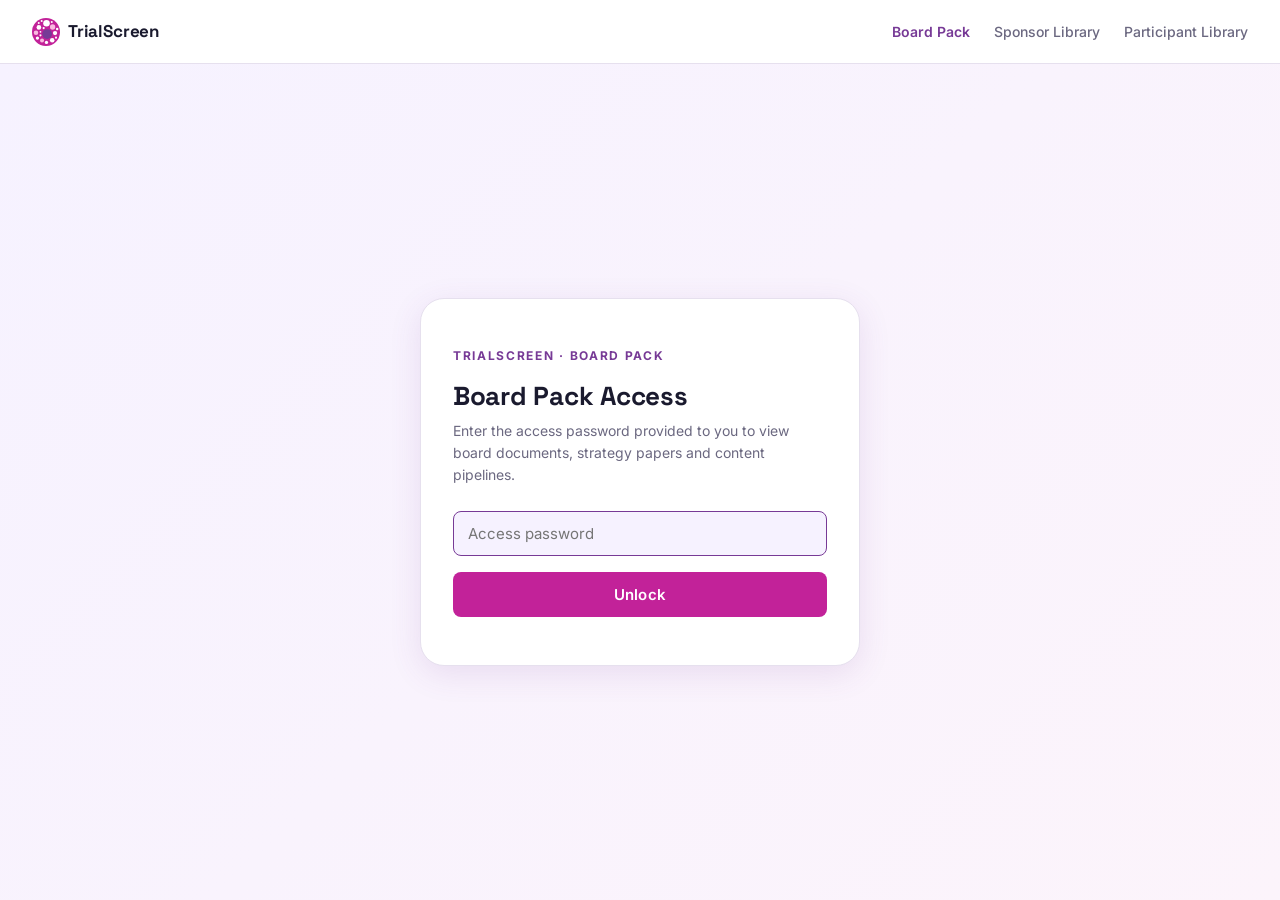
<file: index.html>
<!DOCTYPE html>
<html lang="en">
<head>
<meta charset="UTF-8" />
<meta name="viewport" content="width=device-width, initial-scale=1.0" />
<title>TrialScreen — Board Pack</title>
<meta name="robots" content="noindex, nofollow" />
<link rel="icon" type="image/svg+xml" href="favicon.svg" />
<link rel="icon" type="image/x-icon" href="favicon.ico" />
<link rel="apple-touch-icon" href="apple-touch-icon.png" />
<link rel="preconnect" href="https://fonts.googleapis.com">
<link rel="preconnect" href="https://fonts.gstatic.com" crossorigin>
<link href="https://fonts.googleapis.com/css2?family=Inter:wght@400;500;600&family=Space+Grotesk:wght@500;700&display=swap" rel="stylesheet">
<link rel="stylesheet" href="assets/tokens.css" />
<style>
  *, *::before, *::after { box-sizing: border-box; margin: 0; padding: 0; }
  html, body { min-height: 100dvh; }
  body {
    font-family: var(--ts-font-body);
    font-size: var(--ts-text-body);
    line-height: 1.55;
    color: var(--ts-text);
    background: var(--ts-bg);
    -webkit-font-smoothing: antialiased;
    -moz-osx-font-smoothing: grayscale;
  }
  h1, h2, h3, h4 {
    font-family: var(--ts-font-display);
    font-weight: 700;
    letter-spacing: -0.01em;
    line-height: 1.15;
  }

  /* ── Sticky header ──────────────────────────────── */
  .site-header {
    position: sticky;
    top: 0;
    z-index: 100;
    height: 64px;
    background: #FFFFFF;
    border-bottom: 1px solid var(--ts-border);
    display: flex;
    align-items: center;
    padding: 0 var(--ts-space-xl);
    gap: var(--ts-space-md);
    justify-content: space-between;
  }
  .header-brand {
    display: flex;
    align-items: center;
    gap: var(--ts-space-sm);
    text-decoration: none;
    color: var(--ts-text);
  }
  .header-brand img {
    width: 28px;
    height: 28px;
    display: block;
    flex-shrink: 0;
  }
  .header-brand .wordmark {
    font-family: var(--ts-font-display);
    font-weight: 700;
    font-size: 17px;
    color: var(--ts-text);
    letter-spacing: -0.01em;
  }
  .header-nav {
    display: flex;
    align-items: center;
    gap: var(--ts-space-lg);
  }
  .header-nav a {
    font-size: 14px;
    font-weight: 500;
    color: var(--ts-text-muted);
    text-decoration: none;
    transition: color 120ms;
  }
  .header-nav a:hover { color: var(--ts-purple); }
  .header-nav a.active { color: var(--ts-purple); font-weight: 600; }

  /* ── Gate page ──────────────────────────────────── */
  .gate-page {
    min-height: calc(100dvh - 64px);
    display: flex;
    align-items: center;
    justify-content: center;
    padding: var(--ts-space-2xl) var(--ts-space-xl);
    background: var(--ts-grad-subtle);
  }
  .gate-card {
    max-width: 440px;
    width: 100%;
    background: #FFFFFF;
    border: 1px solid var(--ts-border);
    border-radius: var(--ts-radius-xl);
    padding: var(--ts-space-2xl) var(--ts-space-xl);
    box-shadow: 0 8px 32px rgba(119,58,150,0.12);
  }
  .gate-card .gate-eyebrow {
    font-size: 12px;
    font-weight: 700;
    letter-spacing: 0.14em;
    color: var(--ts-purple);
    text-transform: uppercase;
    margin-bottom: var(--ts-space-md);
    font-family: var(--ts-font-body);
  }
  .gate-card h1 {
    font-size: 26px;
    font-weight: 700;
    color: var(--ts-text);
    margin-bottom: var(--ts-space-sm);
  }
  .gate-card p {
    font-size: 14px;
    line-height: 1.6;
    color: var(--ts-text-muted);
    margin-bottom: var(--ts-space-lg);
  }
  .gate-card input[type="password"] {
    width: 100%;
    padding: 12px 14px;
    border: 1.5px solid var(--ts-border);
    border-radius: var(--ts-radius-md);
    font-size: 15px;
    font-family: var(--ts-font-body);
    color: var(--ts-text);
    background: var(--ts-surface-alt);
    outline: none;
    transition: border-color 120ms;
  }
  .gate-card input[type="password"]:focus { border-color: var(--ts-purple); }
  .gate-card .unlock-btn {
    margin-top: var(--ts-space-md);
    width: 100%;
    padding: 13px 20px;
    background: var(--ts-magenta);
    color: #FFFFFF;
    font-family: var(--ts-font-body);
    font-size: 15px;
    font-weight: 600;
    border: none;
    border-radius: var(--ts-radius-md);
    cursor: pointer;
    transition: background 120ms;
    letter-spacing: 0.01em;
  }
  .gate-card .unlock-btn:hover { background: var(--ts-magenta-cta); }
  .gate-card .error-msg {
    margin-top: var(--ts-space-sm);
    font-size: 13px;
    color: var(--ts-error);
    display: none;
  }
  .gate-card .error-msg.show { display: block; }

  /* ── Content (unlocked) ─────────────────────────── */
  .content { display: none; }
  .content.unlocked { display: block; }

  /* Hero */
  .hero {
    background: var(--ts-grad-hero);
    padding: var(--ts-space-3xl) var(--ts-space-xl);
    text-align: center;
    color: #FFFFFF;
    position: relative;
    overflow: hidden;
  }
  .hero::before {
    content: '';
    position: absolute;
    inset: 0;
    background: radial-gradient(ellipse at 30% 50%, rgba(255,255,255,0.07) 0%, transparent 60%),
                radial-gradient(ellipse at 80% 20%, rgba(255,255,255,0.05) 0%, transparent 50%);
    pointer-events: none;
  }
  .hero-inner { position: relative; max-width: 640px; margin: 0 auto; }
  .hero-logo {
    display: block;
    margin: 0 auto var(--ts-space-lg);
    height: 36px;
    width: auto;
  }
  .hero h1 {
    font-size: 42px;
    font-weight: 700;
    color: #FFFFFF;
    margin-bottom: var(--ts-space-sm);
    letter-spacing: -0.02em;
  }
  .hero .hero-sub {
    font-size: 17px;
    color: rgba(255,255,255,0.85);
    font-weight: 400;
    margin-bottom: var(--ts-space-sm);
  }
  .hero .hero-date {
    font-size: 12px;
    font-weight: 600;
    letter-spacing: 0.12em;
    color: rgba(255,255,255,0.6);
    text-transform: uppercase;
  }

  /* Main layout */
  .main { max-width: 1000px; margin: 0 auto; padding: var(--ts-space-2xl) var(--ts-space-xl) var(--ts-space-3xl); }

  /* Section headers */
  .section-header {
    margin-bottom: var(--ts-space-lg);
    margin-top: var(--ts-space-2xl);
  }
  .section-header:first-child { margin-top: 0; }
  .section-label {
    font-size: 11px;
    font-weight: 700;
    letter-spacing: 0.16em;
    color: var(--ts-purple);
    text-transform: uppercase;
    margin-bottom: var(--ts-space-xs);
    font-family: var(--ts-font-body);
  }
  .section-title {
    font-size: 22px;
    font-weight: 700;
    color: var(--ts-text);
    margin-bottom: var(--ts-space-xs);
  }
  .section-desc {
    font-size: 14px;
    color: var(--ts-text-muted);
    max-width: 680px;
    line-height: 1.6;
  }

  /* Document list */
  .doc-list { list-style: none; display: grid; gap: 10px; }
  .doc {
    display: grid;
    grid-template-columns: 1fr auto;
    gap: var(--ts-space-lg);
    align-items: center;
    padding: var(--ts-space-lg) var(--ts-space-xl);
    background: var(--ts-surface-alt);
    border: 1px solid var(--ts-border);
    border-radius: var(--ts-radius-lg);
    transition: border-color 140ms, box-shadow 140ms;
  }
  .doc:hover {
    border-color: var(--ts-purple);
    box-shadow: 0 2px 12px rgba(119,58,150,0.10);
  }
  .doc-body h3 {
    font-size: 15px;
    font-weight: 700;
    color: var(--ts-text);
    margin-bottom: 4px;
  }
  .doc-body p {
    font-size: 13px;
    color: var(--ts-text-muted);
    line-height: 1.5;
    max-width: 60ch;
  }
  .doc-meta { display: flex; flex-direction: column; align-items: flex-end; gap: 8px; }
  .doc-type {
    font-size: 10px;
    font-weight: 700;
    letter-spacing: 0.12em;
    color: var(--ts-purple);
    background: rgba(119,58,150,0.1);
    padding: 3px 8px;
    border-radius: var(--ts-radius-pill);
    text-transform: uppercase;
  }
  .doc-link {
    font-size: 13px;
    font-weight: 600;
    color: var(--ts-purple);
    text-decoration: none;
    padding: 7px 16px;
    border: 1.5px solid var(--ts-purple);
    border-radius: var(--ts-radius-md);
    transition: background 120ms, color 120ms;
    white-space: nowrap;
  }
  .doc-link:hover {
    background: var(--ts-purple);
    color: #FFFFFF;
  }

  /* Asset grid */
  .asset-section { margin-top: var(--ts-space-sm); }
  .asset-grid { display: grid; grid-template-columns: repeat(auto-fill, minmax(180px, 1fr)); gap: 14px; }
  .asset {
    aspect-ratio: 1/1;
    background: var(--ts-surface);
    border: 1px solid var(--ts-border);
    border-radius: var(--ts-radius-lg);
    overflow: hidden;
    cursor: pointer;
    transition: transform 140ms, border-color 140ms, box-shadow 140ms;
  }
  .asset:hover {
    transform: translateY(-3px);
    border-color: var(--ts-purple);
    box-shadow: 0 6px 20px rgba(119,58,150,0.14);
  }
  .asset img { width: 100%; height: 100%; object-fit: cover; display: block; }

  /* External links */
  .ext-links { display: grid; grid-template-columns: repeat(auto-fit, minmax(260px, 1fr)); gap: 12px; }
  .ext-link {
    display: block;
    padding: 20px var(--ts-space-xl);
    background: var(--ts-surface);
    border: 1px solid var(--ts-border);
    border-radius: var(--ts-radius-lg);
    text-decoration: none;
    color: var(--ts-text);
    transition: border-color 140ms, box-shadow 140ms;
  }
  .ext-link:hover {
    border-color: var(--ts-magenta);
    box-shadow: 0 2px 14px rgba(194,34,153,0.10);
  }
  .ext-link .label {
    font-size: 11px;
    font-weight: 700;
    letter-spacing: 0.12em;
    color: var(--ts-magenta);
    text-transform: uppercase;
    display: block;
    margin-bottom: 6px;
    font-family: var(--ts-font-body);
  }
  .ext-link .title { font-size: 15px; font-weight: 700; color: var(--ts-text); }
  .ext-link .desc { margin-top: 4px; font-size: 13px; color: var(--ts-text-muted); }

  /* Footer */
  footer {
    margin-top: var(--ts-space-3xl);
    padding-top: var(--ts-space-lg);
    border-top: 1px solid var(--ts-border);
    font-size: 12px;
    color: var(--ts-text-faint);
    text-align: center;
    letter-spacing: 0.04em;
    line-height: 1.8;
  }

  /* Responsive */
  @media (max-width: 600px) {
    .site-header { padding: 0 var(--ts-space-md); }
    .hero { padding: var(--ts-space-2xl) var(--ts-space-md); }
    .hero h1 { font-size: 30px; }
    .main { padding: var(--ts-space-xl) var(--ts-space-md) var(--ts-space-2xl); }
    .doc { grid-template-columns: 1fr; }
    .doc-meta { flex-direction: row; align-items: center; justify-content: space-between; }
    .header-nav { display: none; }
  }
</style>
</head>
<body>

<!-- ── Sticky header ──────────────────────────────────────── -->
<header class="site-header">
  <a href="index.html" class="header-brand">
    <img src="assets/logo-icon.svg" alt="TrialScreen icon" />
    <span class="wordmark">TrialScreen</span>
  </a>
  <nav class="header-nav">
    <a href="index.html" class="active">Board Pack</a>
    <a href="library.html?track=sponsor">Sponsor Library</a>
    <a href="library.html?track=participant">Participant Library</a>
  </nav>
</header>

<!-- ── Gate view (password lock) ─────────────────────────── -->
<div id="gate-view">
  <div class="gate-page">
    <div class="gate-card">
      <div class="gate-eyebrow">TrialScreen · Board Pack</div>
      <h1>Board Pack Access</h1>
      <p>Enter the access password provided to you to view board documents, strategy papers and content pipelines.</p>
      <form id="gate-form" autocomplete="off">
        <input type="password" id="password" placeholder="Access password" autofocus />
        <button type="submit" class="unlock-btn">Unlock</button>
        <div class="error-msg" id="error">Incorrect password. Please try again.</div>
      </form>
    </div>
  </div>
</div>

<!-- ── Content view (unlocked) ───────────────────────────── -->
<div class="content" id="content-view">

  <!-- Purple gradient hero -->
  <section class="hero">
    <div class="hero-inner">
      <img src="assets/logo-primary-white.svg" alt="TrialScreen" class="hero-logo" />
      <h1>Board Pack</h1>
      <p class="hero-sub">Strategy, competitive analysis, content pipelines, and visual assets.</p>
      <p class="hero-date">May 2026</p>
    </div>
  </section>

  <main class="main">

    <!-- Series A -->
    <div class="section-header">
      <div class="section-label">Series A · May 2026</div>
      <div class="section-desc">Investor-facing materials for the $5M Series A raise at $15M pre-money. Target close 30 May 2026. The brand book is the single source of truth for all future content.</div>
    </div>
    <ul class="doc-list" id="series-a-docs"></ul>

    <!-- For the Board -->
    <div class="section-header">
      <div class="section-label">For the Board</div>
      <div class="section-desc">The three documents designed to be read together: the in-meeting decision brief, the supporting strategy, and the presentation deck.</div>
    </div>
    <ul class="doc-list" id="board-docs"></ul>

    <!-- Content Pipelines -->
    <div class="section-header">
      <div class="section-label">Content Pipelines</div>
      <div class="section-desc">Fully-written first-draft content ready for editorial review, segmented by audience.</div>
    </div>
    <ul class="doc-list" id="pipeline-docs"></ul>

    <!-- Visual Assets -->
    <div class="section-header">
      <div class="section-label">Visual Assets</div>
      <div class="section-desc">Branded social media posts combining AI-generated photography with TrialScreen identity.</div>
    </div>
    <div class="asset-section">
      <div class="asset-grid" id="asset-grid"></div>
    </div>

    <!-- Live Tools -->
    <div class="section-header">
      <div class="section-label">Live Tools</div>
      <div class="section-desc">Working prototypes linked from this pack.</div>
    </div>
    <div class="ext-links" id="ext-links"></div>

    <footer>
      CONFIDENTIAL · TrialScreen Board Pack · May 2026<br />
      &copy; 2026 TrialScreen. Confidential — do not distribute outside authorised recipients.
    </footer>
  </main>

</div>

<script>
(() => {
  const EXPECTED_HASH = '8b6d3fccd6a05ec4ea62fbc336bdeb856b96a9ce1591f5b111fda997aab1d429';
  const SALT = 'trialscreen-board-pack-2026';
  const ITERATIONS = 100000;

  async function hashPassword(password) {
    const enc = new TextEncoder();
    const keyMaterial = await crypto.subtle.importKey('raw', enc.encode(password), { name: 'PBKDF2' }, false, ['deriveBits']);
    const bits = await crypto.subtle.deriveBits({ name: 'PBKDF2', salt: enc.encode(SALT), iterations: ITERATIONS, hash: 'SHA-256' }, keyMaterial, 256);
    return Array.from(new Uint8Array(bits)).map(b => b.toString(16).padStart(2, '0')).join('');
  }

  const seriesADocs = [
    { title: 'Series A Investor Deck', desc: '25 slides · $5M on $15M pre-money · Close 30 May 2026', type: 'PPTX', url: 'documents/TrialScreen_SeriesA_Deck.pptx' },
    { title: 'Market, Competitive Landscape & Strategic Opportunity', desc: '23 pages · Investor companion to the deck · Market sizing, four-posture landscape, moat analysis, acquirer shortlist', type: 'PDF', url: 'documents/TrialScreen_Market_Strategic_Paper.pdf' },
    { title: 'Board Memo — May 2026', desc: '9 pages · INTERNAL · Round-readiness data gaps, 3 & 6-month priorities, 5 decisions for the board', type: 'PDF', url: 'documents/TrialScreen_Board_Memo_May_2026.pdf' },
    { title: 'Brand Book v1.0', desc: '14 pages · Logo, colour, typography, voice · Single source of truth', type: 'PDF', url: 'documents/TrialScreen_Brand_Book.pdf' }
  ];

  const boardDocs = [
    { title: 'Board Decision Brief', desc: '3 pages · 8 decisions, recommendations, 30/60/90-day plan, budget', type: 'PDF', url: 'documents/trialscreen-board-decision-brief.pdf' },
    { title: 'Communications Strategy', desc: '27 pages · Current state, competitive landscape, recommended plan', type: 'PDF', url: 'documents/trialscreen-comms-strategy.pdf' },
    { title: 'Comms Principles', desc: '19 pages · 12 operating principles + cadence, channel discipline, quick reference', type: 'PDF', url: 'documents/trialscreen-comms-principles.pdf' }
  ];

  const pipelineDocs = [
    { title: 'Sponsor Content Library', desc: '53 individual pieces -- LinkedIn posts, long-form articles, email sequences, webinars, case studies, sales enablement, and conference plans. Click any card to view and copy the full draft.', type: 'Browse', url: 'library.html?track=sponsor' },
    { title: 'Participant Content Library', desc: '64 individual pieces -- Facebook posts, Instagram + Reels, blog articles, Patient Voices, newsletters, YouTube scripts, Research Friends programming, webinars, and awareness campaigns. Click any card to view and copy the full draft.', type: 'Browse', url: 'library.html?track=participant' },
    { title: 'Sponsor Pipeline (PDF export)', desc: '87-page printable reference of the full sponsor pipeline.', type: 'PDF', url: 'documents/trialscreen-sponsor-content-pipeline.pdf' },
    { title: 'Participant Pipeline (PDF export)', desc: '97-page printable reference of the full participant pipeline.', type: 'PDF', url: 'documents/trialscreen-participant-content-pipeline.pdf' }
  ];

  const assets = [
    { file: 'visual-assets/post-ts001-breast-cancer.png', alt: 'Breast cancer lumpectomy post' },
    { file: 'visual-assets/post-ts002-fiber-boost.png', alt: 'Fiber-Boost lung cancer trial post' },
    { file: 'visual-assets/post-ts004-menopause.png', alt: 'Menopause ESTEEM trial post' },
    { file: 'visual-assets/post-ts007-arts-blues.png', alt: 'Arts for the Blues post' },
    { file: 'visual-assets/post-ts008-gut-heart.png', alt: 'Gut-heart trial post' }
  ];

  const extLinks = [
    { label: 'Web App · Demo', title: 'Marketing Hub', desc: 'Campaign, CRM, content workflow and compliance dashboard', url: 'https://akamu47.github.io/trialscreen-marketing-hub/' }
  ];

  function renderDocs(items, containerId) {
    const html = items.map(d => `<li class="doc">
      <div class="doc-body">
        <h3>${d.title}</h3>
        <p>${d.desc}</p>
      </div>
      <div class="doc-meta">
        <span class="doc-type">${d.type}</span>
        <a class="doc-link" href="${d.url}" target="_blank" rel="noopener">Open</a>
      </div>
    </li>`).join('');
    document.getElementById(containerId).innerHTML = html;
  }

  function renderAssets() {
    const html = assets.map(a => `<a class="asset" href="${a.file}" target="_blank" rel="noopener"><img src="${a.file}" alt="${a.alt}" loading="lazy" /></a>`).join('');
    document.getElementById('asset-grid').innerHTML = html;
  }

  function renderLinks() {
    const html = extLinks.map(l => `<a class="ext-link" href="${l.url}" target="_blank" rel="noopener"><span class="label">${l.label}</span><div class="title">${l.title}</div><div class="desc">${l.desc}</div></a>`).join('');
    document.getElementById('ext-links').innerHTML = html;
  }

  function unlock() {
    document.getElementById('gate-view').style.display = 'none';
    document.getElementById('content-view').classList.add('unlocked');
    renderDocs(seriesADocs, 'series-a-docs');
    renderDocs(boardDocs, 'board-docs');
    renderDocs(pipelineDocs, 'pipeline-docs');
    renderAssets();
    renderLinks();
  }

  document.getElementById('gate-form').addEventListener('submit', async (e) => {
    e.preventDefault();
    const pwd = document.getElementById('password').value;
    const errorEl = document.getElementById('error');
    errorEl.classList.remove('show');
    try {
      const hash = await hashPassword(pwd);
      if (hash === EXPECTED_HASH) { unlock(); }
      else { errorEl.classList.add('show'); document.getElementById('password').value = ''; }
    } catch (err) {
      errorEl.textContent = 'Browser unable to verify password. Please try a modern browser.';
      errorEl.classList.add('show');
    }
  });
})();
</script>
</body>
</html>
</file>
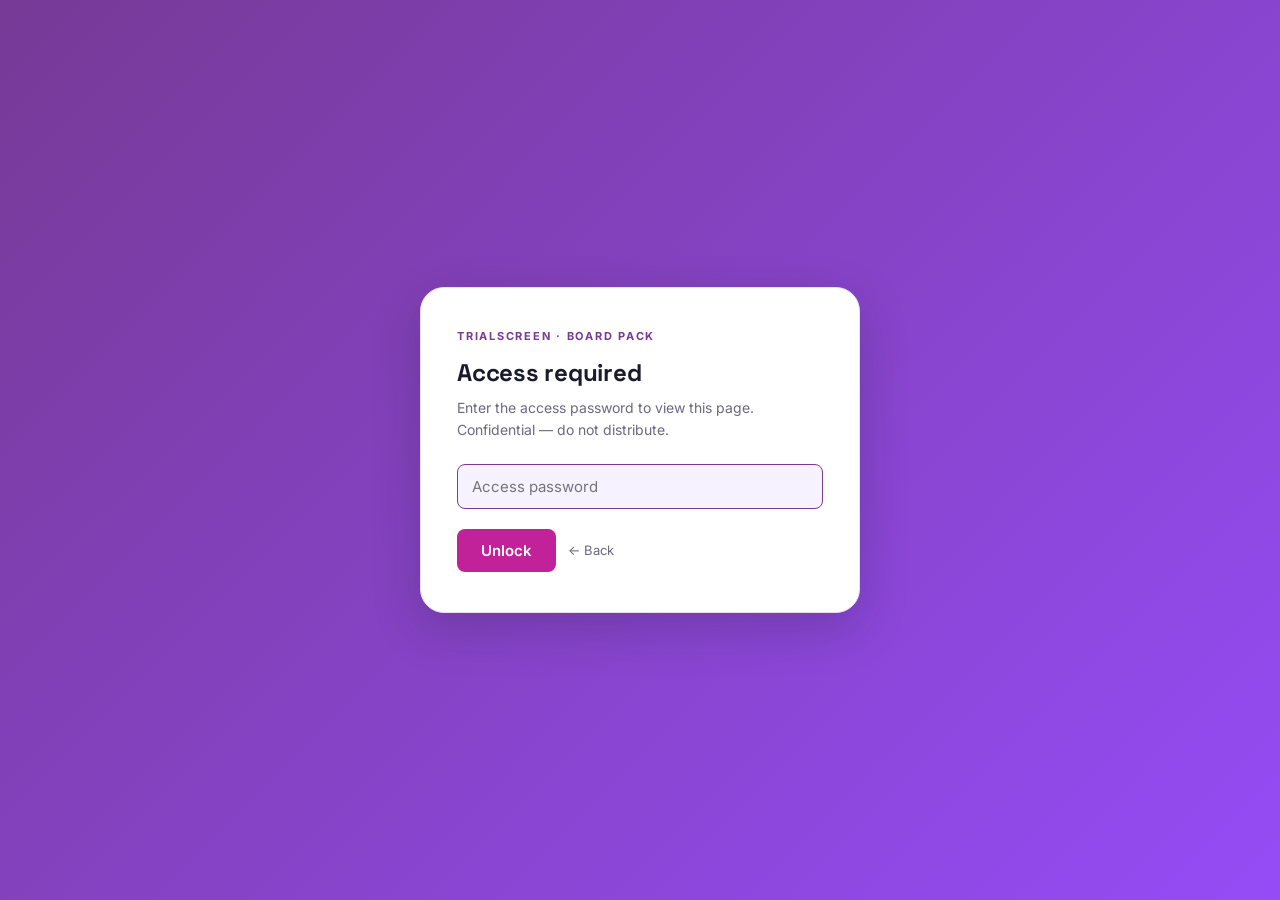
<file: library.html>
<!DOCTYPE html>
<html lang="en">
<head>
<meta charset="UTF-8" />
<meta name="viewport" content="width=device-width, initial-scale=1.0" />
<title>TrialScreen — Content Library</title>
<meta name="robots" content="noindex, nofollow" />
<link rel="icon" type="image/svg+xml" href="favicon.svg" />
<link rel="icon" type="image/x-icon" href="favicon.ico" />
<link rel="apple-touch-icon" href="apple-touch-icon.png" />
<script src="auth.js"></script>
<style>body.ts-locked > :not(script) { visibility: hidden; } body.ts-locked [role="dialog"] { visibility: visible; } body.ts-locked [role="dialog"] * { visibility: visible; }</style>
<script>document.documentElement.addEventListener('DOMContentLoaded', () => {}); if (!window.TrialScreenAuth || !window.TrialScreenAuth.isUnlocked()) { document.addEventListener('DOMContentLoaded', () => document.body.classList.add('ts-locked')); }</script>
<link rel="preconnect" href="https://fonts.googleapis.com">
<link rel="preconnect" href="https://fonts.gstatic.com" crossorigin>
<link href="https://fonts.googleapis.com/css2?family=Inter:wght@400;500;600&family=Space+Grotesk:wght@500;700&display=swap" rel="stylesheet">
<link rel="stylesheet" href="assets/tokens.css" />
<style>
  *, *::before, *::after { box-sizing: border-box; margin: 0; padding: 0; }
  html, body { min-height: 100dvh; }
  body {
    font-family: var(--ts-font-body);
    font-size: 15px;
    line-height: 1.55;
    color: var(--ts-text);
    background: var(--ts-bg);
    -webkit-font-smoothing: antialiased;
    -moz-osx-font-smoothing: grayscale;
  }
  h1, h2, h3, h4 {
    font-family: var(--ts-font-display);
    font-weight: 700;
    letter-spacing: -0.01em;
    line-height: 1.15;
    color: var(--ts-text);
  }
  a { color: var(--ts-purple); text-decoration: none; transition: color 120ms; }
  a:hover { color: var(--ts-magenta); }

  /* ── Sticky header ──────────────────────────────── */
  .site-header {
    position: sticky;
    top: 0;
    z-index: 100;
    height: 64px;
    background: #FFFFFF;
    border-bottom: 1px solid var(--ts-border);
    display: flex;
    align-items: center;
    padding: 0 var(--ts-space-xl);
    gap: var(--ts-space-md);
    justify-content: space-between;
  }
  .header-left {
    display: flex;
    align-items: center;
    gap: var(--ts-space-lg);
  }
  .header-brand {
    display: flex;
    align-items: center;
    gap: var(--ts-space-sm);
    text-decoration: none;
    color: var(--ts-text);
  }
  .header-brand img {
    width: 28px;
    height: 28px;
    display: block;
    flex-shrink: 0;
  }
  .header-brand .wordmark {
    font-family: var(--ts-font-display);
    font-weight: 700;
    font-size: 17px;
    color: var(--ts-text);
    letter-spacing: -0.01em;
  }
  .header-back {
    font-size: 13px;
    font-weight: 500;
    color: var(--ts-text-muted);
    text-decoration: none;
    transition: color 120ms;
  }
  .header-back:hover { color: var(--ts-purple); }
  .header-nav {
    display: flex;
    align-items: center;
    gap: var(--ts-space-lg);
  }
  .header-nav a {
    font-size: 14px;
    font-weight: 500;
    color: var(--ts-text-muted);
    text-decoration: none;
    transition: color 120ms;
    padding: 4px 0;
    border-bottom: 2px solid transparent;
  }
  .header-nav a:hover { color: var(--ts-purple); }
  .header-nav a.active {
    color: var(--ts-purple);
    font-weight: 600;
    border-bottom-color: var(--ts-purple);
  }

  /* ── Page layout ────────────────────────────────── */
  .container { max-width: 1320px; margin: 0 auto; padding: var(--ts-space-xl) var(--ts-space-xl); }

  .page-header {
    padding: var(--ts-space-2xl) var(--ts-space-xl);
    background: var(--ts-surface-alt);
    border-bottom: 1px solid var(--ts-border);
  }
  .page-header-inner { max-width: 1320px; margin: 0 auto; }
  .page-title {
    font-size: 28px;
    font-weight: 700;
    letter-spacing: -0.01em;
    margin-bottom: var(--ts-space-xs);
    color: var(--ts-text);
  }
  .page-subtitle {
    font-size: 15px;
    color: var(--ts-text-muted);
    max-width: 720px;
    line-height: 1.6;
  }

  /* ── Filter bar ─────────────────────────────────── */
  .filter-bar {
    display: flex;
    flex-wrap: wrap;
    gap: var(--ts-space-sm);
    margin-bottom: var(--ts-space-lg);
    padding: var(--ts-space-md) var(--ts-space-lg);
    background: #FFFFFF;
    border: 1px solid var(--ts-border);
    border-radius: var(--ts-radius-lg);
    align-items: center;
  }
  .filter-label {
    font-size: 11px;
    font-weight: 700;
    letter-spacing: 0.12em;
    color: var(--ts-text-muted);
    text-transform: uppercase;
    margin-right: var(--ts-space-sm);
    flex-shrink: 0;
    font-family: var(--ts-font-body);
  }
  .chip {
    display: inline-flex;
    align-items: center;
    gap: 5px;
    padding: 6px 14px;
    border-radius: var(--ts-radius-pill);
    border: 1.5px solid var(--ts-border);
    background: #FFFFFF;
    font-size: 13px;
    font-weight: 500;
    color: var(--ts-text);
    font-family: var(--ts-font-body);
    cursor: pointer;
    transition: all 120ms;
  }
  .chip:hover { border-color: var(--ts-purple); color: var(--ts-purple); }
  .chip.active {
    background: var(--ts-magenta);
    color: #FFFFFF;
    border-color: var(--ts-magenta);
  }
  .chip .count {
    font-size: 11px;
    opacity: 0.7;
  }
  .chip.active .count { opacity: 0.8; }

  .search-input {
    flex: 1;
    min-width: 200px;
    padding: 8px 14px;
    border: 1.5px solid var(--ts-border);
    border-radius: var(--ts-radius-pill);
    font-size: 13px;
    font-family: var(--ts-font-body);
    color: var(--ts-text);
    background: var(--ts-surface-alt);
    outline: none;
    transition: border-color 120ms;
  }
  .search-input:focus { border-color: var(--ts-purple); }
  .search-input::placeholder { color: var(--ts-text-faint); }

  /* ── Results meta ───────────────────────────────── */
  .results-meta {
    font-size: 13px;
    color: var(--ts-text-muted);
    margin-bottom: var(--ts-space-md);
  }

  /* ── Card grid ──────────────────────────────────── */
  .grid {
    display: grid;
    grid-template-columns: repeat(auto-fill, minmax(280px, 1fr));
    gap: 14px;
  }
  .card {
    display: flex;
    flex-direction: column;
    background: #FFFFFF;
    border: 1px solid var(--ts-border);
    border-radius: var(--ts-radius-lg);
    padding: var(--ts-space-md);
    cursor: pointer;
    transition: border-color 130ms, transform 130ms, box-shadow 130ms;
    min-height: 180px;
  }
  .card:hover {
    border-color: var(--ts-purple);
    transform: translateY(-2px);
    box-shadow: 0 4px 16px rgba(119,58,150,0.10);
    background: var(--ts-surface);
  }

  .card-meta {
    display: flex;
    gap: 6px;
    flex-wrap: wrap;
    margin-bottom: 10px;
    font-size: 10px;
    font-weight: 700;
    letter-spacing: 0.08em;
    text-transform: uppercase;
  }
  .badge {
    padding: 3px 9px;
    border-radius: var(--ts-radius-pill);
    background: rgba(119,58,150,0.1);
    color: var(--ts-purple);
    font-family: var(--ts-font-body);
  }
  .badge.muted {
    background: var(--ts-surface-alt);
    color: var(--ts-text-muted);
    border: 1px solid var(--ts-border);
  }

  .card-id {
    font-size: 11px;
    font-family: 'JetBrains Mono', 'Fira Mono', monospace;
    color: var(--ts-text-faint);
    font-weight: 500;
    margin-bottom: 6px;
  }
  .card-title {
    font-size: 14px;
    font-weight: 700;
    line-height: 1.35;
    color: var(--ts-text);
    margin: 0 0 6px;
    font-family: var(--ts-font-display);
  }
  .card-subtitle { font-size: 12px; color: var(--ts-text-muted); margin: 0 0 10px; line-height: 1.4; }

  .card-preview {
    font-size: 12px;
    color: var(--ts-text-muted);
    line-height: 1.5;
    display: -webkit-box;
    -webkit-line-clamp: 4;
    -webkit-box-orient: vertical;
    overflow: hidden;
    flex: 1;
  }

  .card-footer {
    display: flex;
    justify-content: space-between;
    align-items: center;
    margin-top: 12px;
    padding-top: 10px;
    border-top: 1px solid var(--ts-border);
  }
  .card-footer .section-tag {
    font-size: 11px;
    color: var(--ts-text-faint);
  }
  .card-footer .open {
    font-size: 11px;
    font-weight: 600;
    color: var(--ts-purple);
    letter-spacing: 0.04em;
  }

  /* ── Detail modal ───────────────────────────────── */
  .modal-backdrop {
    display: none;
    position: fixed;
    inset: 0;
    background: rgba(26,26,46,0.55);
    z-index: 200;
    overflow-y: auto;
    padding: 48px 20px;
  }
  .modal-backdrop.open { display: block; }
  .modal {
    max-width: 800px;
    margin: 0 auto;
    background: #FFFFFF;
    border-radius: var(--ts-radius-xl);
    overflow: hidden;
    box-shadow: 0 20px 60px rgba(26,26,46,0.28);
  }
  .modal-header {
    display: flex;
    justify-content: space-between;
    align-items: flex-start;
    gap: 20px;
    padding: 28px 32px 20px;
    background: var(--ts-grad-hero);
    color: #FFFFFF;
  }
  .modal-header .meta {
    font-size: 12px;
    color: rgba(255,255,255,0.7);
    margin-bottom: 10px;
    display: flex;
    gap: 10px;
    flex-wrap: wrap;
    align-items: center;
  }
  .modal-header .id-tag {
    font-family: 'JetBrains Mono', 'Fira Mono', monospace;
    font-size: 11px;
    color: rgba(255,255,255,0.65);
    padding: 2px 8px;
    border: 1px solid rgba(255,255,255,0.3);
    border-radius: var(--ts-radius-sm);
  }
  .modal-header .badge-modal {
    padding: 2px 10px;
    border-radius: var(--ts-radius-pill);
    background: rgba(255,255,255,0.2);
    color: #FFFFFF;
    font-size: 11px;
    font-weight: 700;
    letter-spacing: 0.08em;
    text-transform: uppercase;
    font-family: var(--ts-font-body);
  }
  .modal-header h2 {
    margin: 0;
    font-size: 22px;
    font-weight: 700;
    line-height: 1.3;
    color: #FFFFFF;
    font-family: var(--ts-font-display);
  }
  .modal-header .modal-subtitle {
    margin: 6px 0 0;
    font-size: 14px;
    color: rgba(255,255,255,0.8);
    font-family: var(--ts-font-body);
  }
  .modal-actions {
    display: flex;
    gap: 8px;
    flex-direction: column;
    align-items: flex-end;
    flex-shrink: 0;
  }
  .modal-close {
    padding: 7px 14px;
    font-size: 13px;
    font-weight: 500;
    border: 1.5px solid rgba(255,255,255,0.4);
    border-radius: var(--ts-radius-md);
    background: rgba(255,255,255,0.12);
    color: #FFFFFF;
    cursor: pointer;
    font-family: var(--ts-font-body);
    white-space: nowrap;
    transition: background 120ms;
  }
  .modal-close:hover { background: rgba(255,255,255,0.25); }

  .copy-btn {
    padding: 8px 16px;
    font-size: 13px;
    font-weight: 600;
    background: var(--ts-magenta);
    color: #FFFFFF;
    border: none;
    border-radius: var(--ts-radius-md);
    cursor: pointer;
    font-family: var(--ts-font-body);
    white-space: nowrap;
    transition: background 120ms;
  }
  .copy-btn:hover { background: var(--ts-magenta-cta); }
  .copy-btn.copied { background: var(--ts-success); }

  .modal-body { padding: 24px 32px 32px; }
  .content-body {
    white-space: pre-wrap;
    font-size: 14px;
    line-height: 1.7;
    color: var(--ts-text);
    background: var(--ts-surface-alt);
    border: 1px solid var(--ts-border);
    border-radius: var(--ts-radius-lg);
    padding: var(--ts-space-lg);
    margin-top: var(--ts-space-md);
    max-height: none;
    overflow-wrap: break-word;
    font-family: var(--ts-font-body);
  }
  .content-body strong { font-weight: 700; }
  .content-body table { border-collapse: collapse; margin: 10px 0; font-size: 13px; width: 100%; }
  .content-body th, .content-body td { border: 1px solid var(--ts-border); padding: 6px 10px; text-align: left; }
  .content-body th { background: #FFFFFF; font-weight: 700; }
  .content-body code { background: #FFFFFF; padding: 1px 5px; border-radius: var(--ts-radius-sm); font-size: 13px; }
  .content-body a { color: var(--ts-purple); }
  .content-body a:hover { color: var(--ts-magenta); }
  .content-body hr { border: none; border-top: 1px solid var(--ts-border); margin: 14px 0; }

  /* ── Footer ─────────────────────────────────────── */
  footer {
    margin-top: var(--ts-space-3xl);
    padding: var(--ts-space-lg) 0;
    border-top: 1px solid var(--ts-border);
    font-size: 12px;
    color: var(--ts-text-faint);
    text-align: center;
    letter-spacing: 0.04em;
    line-height: 1.8;
  }

  /* ── Responsive ─────────────────────────────────── */
  @media (max-width: 640px) {
    .container { padding: var(--ts-space-md) var(--ts-space-md); }
    .page-header { padding: var(--ts-space-xl) var(--ts-space-md); }
    .grid { grid-template-columns: 1fr; }
    .modal-header, .modal-body { padding-left: 20px; padding-right: 20px; }
    .site-header { padding: 0 var(--ts-space-md); }
    .header-back { display: none; }
  }
</style>
</head>
<body>

<!-- ── Sticky header ──────────────────────────────────────── -->
<header class="site-header">
  <div class="header-left">
    <a href="index.html" class="header-brand">
      <img src="assets/logo-icon.svg" alt="TrialScreen icon" />
      <span class="wordmark">TrialScreen</span>
    </a>
    <a href="index.html" class="header-back">← Board Pack</a>
  </div>
  <nav class="header-nav">
    <a href="index.html">Board Pack</a>
    <a href="?track=sponsor" id="link-sponsor">Sponsor Library</a>
    <a href="?track=participant" id="link-participant">Participant Library</a>
  </nav>
</header>

<!-- ── Page header ───────────────────────────────────────── -->
<div class="page-header">
  <div class="page-header-inner">
    <h1 class="page-title" id="page-title">Loading…</h1>
    <p class="page-subtitle" id="page-subtitle"></p>
  </div>
</div>

<!-- ── Main content ─────────────────────────────────────── -->
<div class="container">
  <div class="filter-bar" style="margin-top: var(--ts-space-lg);">
    <span class="filter-label">Filter</span>
    <div id="type-chips" style="display: flex; gap: 6px; flex-wrap: wrap;"></div>
    <input class="search-input" id="search" placeholder="Search title, body, or ID…" />
  </div>

  <div class="results-meta" id="results-meta"></div>

  <div class="grid" id="grid"></div>

  <footer>
    CONFIDENTIAL · TrialScreen Board Pack · May 2026<br />
    &copy; 2026 TrialScreen. First-draft content pending editorial review.
  </footer>
</div>

<!-- ── Modal ─────────────────────────────────────────────── -->
<div class="modal-backdrop" id="modal-backdrop">
  <div class="modal">
    <div class="modal-header">
      <div style="flex: 1;">
        <div class="meta">
          <span class="id-tag" id="modal-id"></span>
          <span class="badge-modal" id="modal-type"></span>
          <span class="badge-modal" id="modal-section" style="background:rgba(255,255,255,0.12);"></span>
        </div>
        <h2 id="modal-title"></h2>
        <p class="modal-subtitle" id="modal-subtitle"></p>
      </div>
      <div class="modal-actions">
        <button class="modal-close" onclick="closeModal()">Close</button>
        <button class="copy-btn" id="copy-btn">Copy content</button>
      </div>
    </div>
    <div class="modal-body">
      <div class="content-body" id="modal-body"></div>
    </div>
  </div>
</div>

<script>
(async () => {
  // Require auth before rendering anything sensitive
  await window.TrialScreenAuth.requireAuth({ backHref: 'index.html' });
  document.body.classList.remove('ts-locked');

  // Read track from URL
  const params = new URLSearchParams(window.location.search);
  const track = params.get('track') === 'participant' ? 'participant' : 'sponsor';

  // Update nav highlighting
  const linkSponsor = document.getElementById('link-sponsor');
  const linkParticipant = document.getElementById('link-participant');
  if (track === 'sponsor') { linkSponsor.classList.add('active'); }
  else { linkParticipant.classList.add('active'); }

  // Update page title
  if (track === 'sponsor') {
    document.getElementById('page-title').textContent = 'Sponsor Content Library';
    document.getElementById('page-subtitle').textContent = 'B2B content for pharma, CRO, site and institutional audiences. Click any card to view and copy the full draft.';
    document.title = 'TrialScreen — Sponsor Content Library';
  } else {
    document.getElementById('page-title').textContent = 'Participant Content Library';
    document.getElementById('page-subtitle').textContent = 'Patient and community content across Facebook, Instagram, Reels, Blog, Email, YouTube, webinars and awareness campaigns. Click any card to view and copy the full draft.';
    document.title = 'TrialScreen — Participant Content Library';
  }

  // Load data
  let items = [];
  try {
    const res = await fetch(`content/${track}.json`);
    items = await res.json();
  } catch (err) {
    document.getElementById('grid').innerHTML = `<div style="color: var(--ts-error); padding: 20px;">Failed to load content. ${err.message}</div>`;
    return;
  }

  // Generate preview (first ~280 chars of body, strip some markdown)
  function makePreview(body) {
    if (!body) return '';
    let t = body
      .replace(/\*\*(.+?)\*\*/g, '$1')
      .replace(/^\s*[-*]\s+/gm, '• ')
      .replace(/^#+\s+/gm, '')
      .replace(/\[([^\]]+)\]\([^)]+\)/g, '$1')
      .replace(/\n{2,}/g, '\n')
      .trim();
    return t.substring(0, 280);
  }

  // Gather unique types
  const types = [...new Set(items.map(i => i.type))].sort();
  const typeChips = document.getElementById('type-chips');
  const typeCounts = {};
  items.forEach(i => { typeCounts[i.type] = (typeCounts[i.type] || 0) + 1; });

  let activeType = 'All';
  const chipAll = document.createElement('button');
  chipAll.className = 'chip active';
  chipAll.innerHTML = `All <span class="count">${items.length}</span>`;
  chipAll.onclick = () => { activeType = 'All'; updateChips(); render(); };
  typeChips.appendChild(chipAll);

  types.forEach(type => {
    const c = document.createElement('button');
    c.className = 'chip';
    c.dataset.type = type;
    c.innerHTML = `${type} <span class="count">${typeCounts[type]}</span>`;
    c.onclick = () => { activeType = type; updateChips(); render(); };
    typeChips.appendChild(c);
  });

  function updateChips() {
    document.querySelectorAll('.chip').forEach(c => c.classList.remove('active'));
    if (activeType === 'All') chipAll.classList.add('active');
    else document.querySelector(`.chip[data-type="${CSS.escape(activeType)}"]`).classList.add('active');
  }

  // Search
  const searchInput = document.getElementById('search');
  searchInput.addEventListener('input', render);

  function render() {
    const q = searchInput.value.toLowerCase().trim();
    let filtered = items;
    if (activeType !== 'All') filtered = filtered.filter(i => i.type === activeType);
    if (q) {
      filtered = filtered.filter(i =>
        (i.id && i.id.toLowerCase().includes(q)) ||
        (i.title && i.title.toLowerCase().includes(q)) ||
        (i.subtitle && i.subtitle.toLowerCase().includes(q)) ||
        (i.body && i.body.toLowerCase().includes(q))
      );
    }

    document.getElementById('results-meta').textContent =
      `${filtered.length} of ${items.length} items${activeType !== 'All' ? ' · ' + activeType : ''}${q ? ' · search "' + q + '"' : ''}`;

    const grid = document.getElementById('grid');
    if (filtered.length === 0) {
      grid.innerHTML = `<div style="grid-column: 1/-1; padding: 40px; text-align: center; color: var(--ts-text-muted);">No items match these filters.</div>`;
      return;
    }

    grid.innerHTML = filtered.map((item) => `
      <div class="card" data-idx="${items.indexOf(item)}">
        <div class="card-meta">
          <span class="badge">${escapeHtml(item.type)}</span>
        </div>
        <div class="card-id">${escapeHtml(item.id || '—')}</div>
        <div class="card-title">${escapeHtml(item.title || 'Untitled')}</div>
        ${item.subtitle ? `<div class="card-subtitle">${escapeHtml(item.subtitle)}</div>` : ''}
        <div class="card-preview">${escapeHtml(makePreview(item.body))}</div>
        <div class="card-footer">
          <span class="section-tag">${escapeHtml(item.section || '')}</span>
          <span class="open">Open →</span>
        </div>
      </div>
    `).join('');

    grid.querySelectorAll('.card').forEach(el => {
      el.addEventListener('click', () => {
        const idx = parseInt(el.dataset.idx, 10);
        openModal(items[idx]);
      });
    });
  }

  function escapeHtml(s) {
    if (!s) return '';
    return String(s).replace(/&/g, '&amp;').replace(/</g, '&lt;').replace(/>/g, '&gt;').replace(/"/g, '&quot;');
  }

  // Light markdown renderer for body
  function renderMarkdown(md) {
    if (!md) return '';
    let html = escapeHtml(md);
    // Bold
    html = html.replace(/\*\*([^*]+?)\*\*/g, '<strong>$1</strong>');
    // Italic
    html = html.replace(/\*([^*]+?)\*/g, '<em>$1</em>');
    // Inline code
    html = html.replace(/`([^`]+?)`/g, '<code>$1</code>');
    // Links
    html = html.replace(/\[([^\]]+)\]\(([^)]+)\)/g, '<a href="$2" target="_blank" rel="noopener">$1</a>');
    // Headings (#### -> h4, ### -> h3, etc.)
    html = html.replace(/^####\s+(.+)$/gm, '<h4 style="font-size:14px;font-weight:700;margin:14px 0 6px;font-family:var(--ts-font-display);">$1</h4>');
    html = html.replace(/^###\s+(.+)$/gm, '<h3 style="font-size:15px;font-weight:700;margin:16px 0 8px;font-family:var(--ts-font-display);">$1</h3>');
    html = html.replace(/^##\s+(.+)$/gm, '<h2 style="font-size:17px;font-weight:700;margin:18px 0 10px;font-family:var(--ts-font-display);">$1</h2>');
    // Horizontal rule
    html = html.replace(/^\s*---\s*$/gm, '<hr />');
    return html;
  }

  function openModal(item) {
    document.getElementById('modal-id').textContent = item.id || '—';
    document.getElementById('modal-type').textContent = item.type || '';
    document.getElementById('modal-section').textContent = item.section || '';
    document.getElementById('modal-title').textContent = item.title || 'Untitled';
    document.getElementById('modal-subtitle').textContent = item.subtitle || '';
    document.getElementById('modal-body').innerHTML = renderMarkdown(item.body || '(No content body)');

    const copyBtn = document.getElementById('copy-btn');
    copyBtn.textContent = 'Copy content';
    copyBtn.classList.remove('copied');
    copyBtn.onclick = async () => {
      try {
        await navigator.clipboard.writeText(item.body || '');
        copyBtn.textContent = 'Copied ✓';
        copyBtn.classList.add('copied');
        setTimeout(() => { copyBtn.textContent = 'Copy content'; copyBtn.classList.remove('copied'); }, 1500);
      } catch (err) {
        alert('Could not copy. Please select text manually.');
      }
    };

    document.getElementById('modal-backdrop').classList.add('open');
    document.body.style.overflow = 'hidden';
  }

  window.closeModal = () => {
    document.getElementById('modal-backdrop').classList.remove('open');
    document.body.style.overflow = '';
  };

  document.getElementById('modal-backdrop').addEventListener('click', (e) => {
    if (e.target.id === 'modal-backdrop') closeModal();
  });

  document.addEventListener('keydown', (e) => {
    if (e.key === 'Escape') closeModal();
  });

  render();
})();
</script>

</body>
</html>
</file>
<file: assets/tokens.css>
/* TrialScreen Brand Tokens — CSS custom properties
 * Single source of truth. Import in every site/web app.
 * Source: /home/user/workspace/brand/tokens.json (version 1.0.0)
 * Updated: 2026-04-23
 */

:root {
  /* ── Primary brand ──────────────────────────────────────── */
  --ts-purple:        #773A96;  /* Logo purple. Primary brand. */
  --ts-magenta:       #C22299;  /* Logo magenta. Primary accent. */

  /* ── Secondary ──────────────────────────────────────────── */
  --ts-purple-light:  #954CF6;  /* Gradient partner */
  --ts-magenta-cta:   #C43C96;  /* CTA variant */
  --ts-blush:         #F9BAE0;  /* Soft accent */

  /* ── Neutral ────────────────────────────────────────────── */
  --ts-bg:            #FFFFFF;
  --ts-surface:       #FCF4FB;  /* subtle pink-white card */
  --ts-surface-alt:   #F6F2FF;  /* subtle purple-white card */
  --ts-border:        #E6E0EE;
  --ts-text:          #1A1A2E;
  --ts-text-muted:    #6B6880;
  --ts-text-faint:    #B0ADBD;
  --ts-dark-bg:       #11110D;  /* Dark hero / cover */

  /* ── Semantic ───────────────────────────────────────────── */
  --ts-success:       #48B193;
  --ts-warning:       #FFB01A;
  --ts-error:         #EA4F6A;

  /* ── Chart palette (ordered) ─────────────────────────────── */
  --ts-chart-1: #773A96;
  --ts-chart-2: #C22299;
  --ts-chart-3: #954CF6;
  --ts-chart-4: #48B193;
  --ts-chart-5: #F9BAE0;
  --ts-chart-6: #FFB01A;
  --ts-chart-7: #EA4F6A;
  --ts-chart-8: #6B6880;

  /* ── Gradients ──────────────────────────────────────────── */
  --ts-grad-hero:     linear-gradient(135deg, #773A96 0%, #954CF6 100%);
  --ts-grad-subtle:   linear-gradient(135deg, #F6F2FF 0%, #FCF4FB 100%);

  /* ── Typography ─────────────────────────────────────────── */
  --ts-font-display:  'Space Grotesk', 'Helvetica Neue', Arial, sans-serif;
  --ts-font-body:     'Inter', system-ui, -apple-system, 'Helvetica Neue', Arial, sans-serif;

  --ts-text-hero:     64px;
  --ts-text-h1:       48px;
  --ts-text-h2:       32px;
  --ts-text-h3:       24px;
  --ts-text-body:     16px;
  --ts-text-small:    14px;
  --ts-text-caption:  12px;

  /* ── Spacing ────────────────────────────────────────────── */
  --ts-space-xs:   4px;
  --ts-space-sm:   8px;
  --ts-space-md:  16px;
  --ts-space-lg:  24px;
  --ts-space-xl:  32px;
  --ts-space-2xl: 48px;
  --ts-space-3xl: 64px;

  /* ── Radius ─────────────────────────────────────────────── */
  --ts-radius-sm: 4px;
  --ts-radius-md: 8px;
  --ts-radius-lg: 12px;
  --ts-radius-xl: 24px;
  --ts-radius-pill: 9999px;

  /* ── Motion ─────────────────────────────────────────────── */
  --ts-ease: cubic-bezier(0.2, 0.8, 0.2, 1);
  --ts-dur-fast:   120ms;
  --ts-dur-medium: 240ms;
  --ts-dur-slow:   480ms;
}

/* Dark-mode overrides — for dark sections within otherwise-light sites.
   Apply via `<section class="ts-dark">` or `<body data-theme="dark">`. */
.ts-dark, [data-theme="dark"] {
  --ts-bg:         #11110D;
  --ts-surface:    #1C1B19;
  --ts-surface-alt:#201F1D;
  --ts-border:     #393836;
  --ts-text:       #F7F6F2;
  --ts-text-muted: #B0ADBD;
  --ts-text-faint: #6B6880;
}

/* Base type resets — import after a CSS reset */
body {
  font-family: var(--ts-font-body);
  font-size: var(--ts-text-body);
  color: var(--ts-text);
  background: var(--ts-bg);
  line-height: 1.55;
  -webkit-font-smoothing: antialiased;
}

h1, h2, h3, h4, .ts-display {
  font-family: var(--ts-font-display);
  font-weight: 700;
  color: var(--ts-text);
  letter-spacing: -0.01em;
  line-height: 1.15;
}

h1 { font-size: var(--ts-text-h1); }
h2 { font-size: var(--ts-text-h2); }
h3 { font-size: var(--ts-text-h3); }

a {
  color: var(--ts-purple);
  text-decoration: underline;
  text-underline-offset: 3px;
  transition: color var(--ts-dur-fast) var(--ts-ease);
}
a:hover { color: var(--ts-magenta); }

/* Utility classes for common patterns */
.ts-btn {
  display: inline-flex; align-items: center; gap: var(--ts-space-sm);
  padding: 12px 20px;
  background: var(--ts-purple);
  color: #FFFFFF;
  font-family: var(--ts-font-body);
  font-weight: 600;
  border: none; border-radius: var(--ts-radius-md);
  cursor: pointer;
  transition: background var(--ts-dur-fast) var(--ts-ease);
}
.ts-btn:hover { background: var(--ts-purple-light); }
.ts-btn--accent { background: var(--ts-magenta); }
.ts-btn--accent:hover { background: var(--ts-magenta-cta); }

.ts-card {
  background: var(--ts-surface-alt);
  border: 1px solid var(--ts-border);
  border-radius: var(--ts-radius-lg);
  padding: var(--ts-space-lg);
}

.ts-hero {
  background: var(--ts-grad-hero);
  color: #FFFFFF;
}
.ts-hero h1, .ts-hero h2, .ts-hero h3 { color: #FFFFFF; }
</file>
